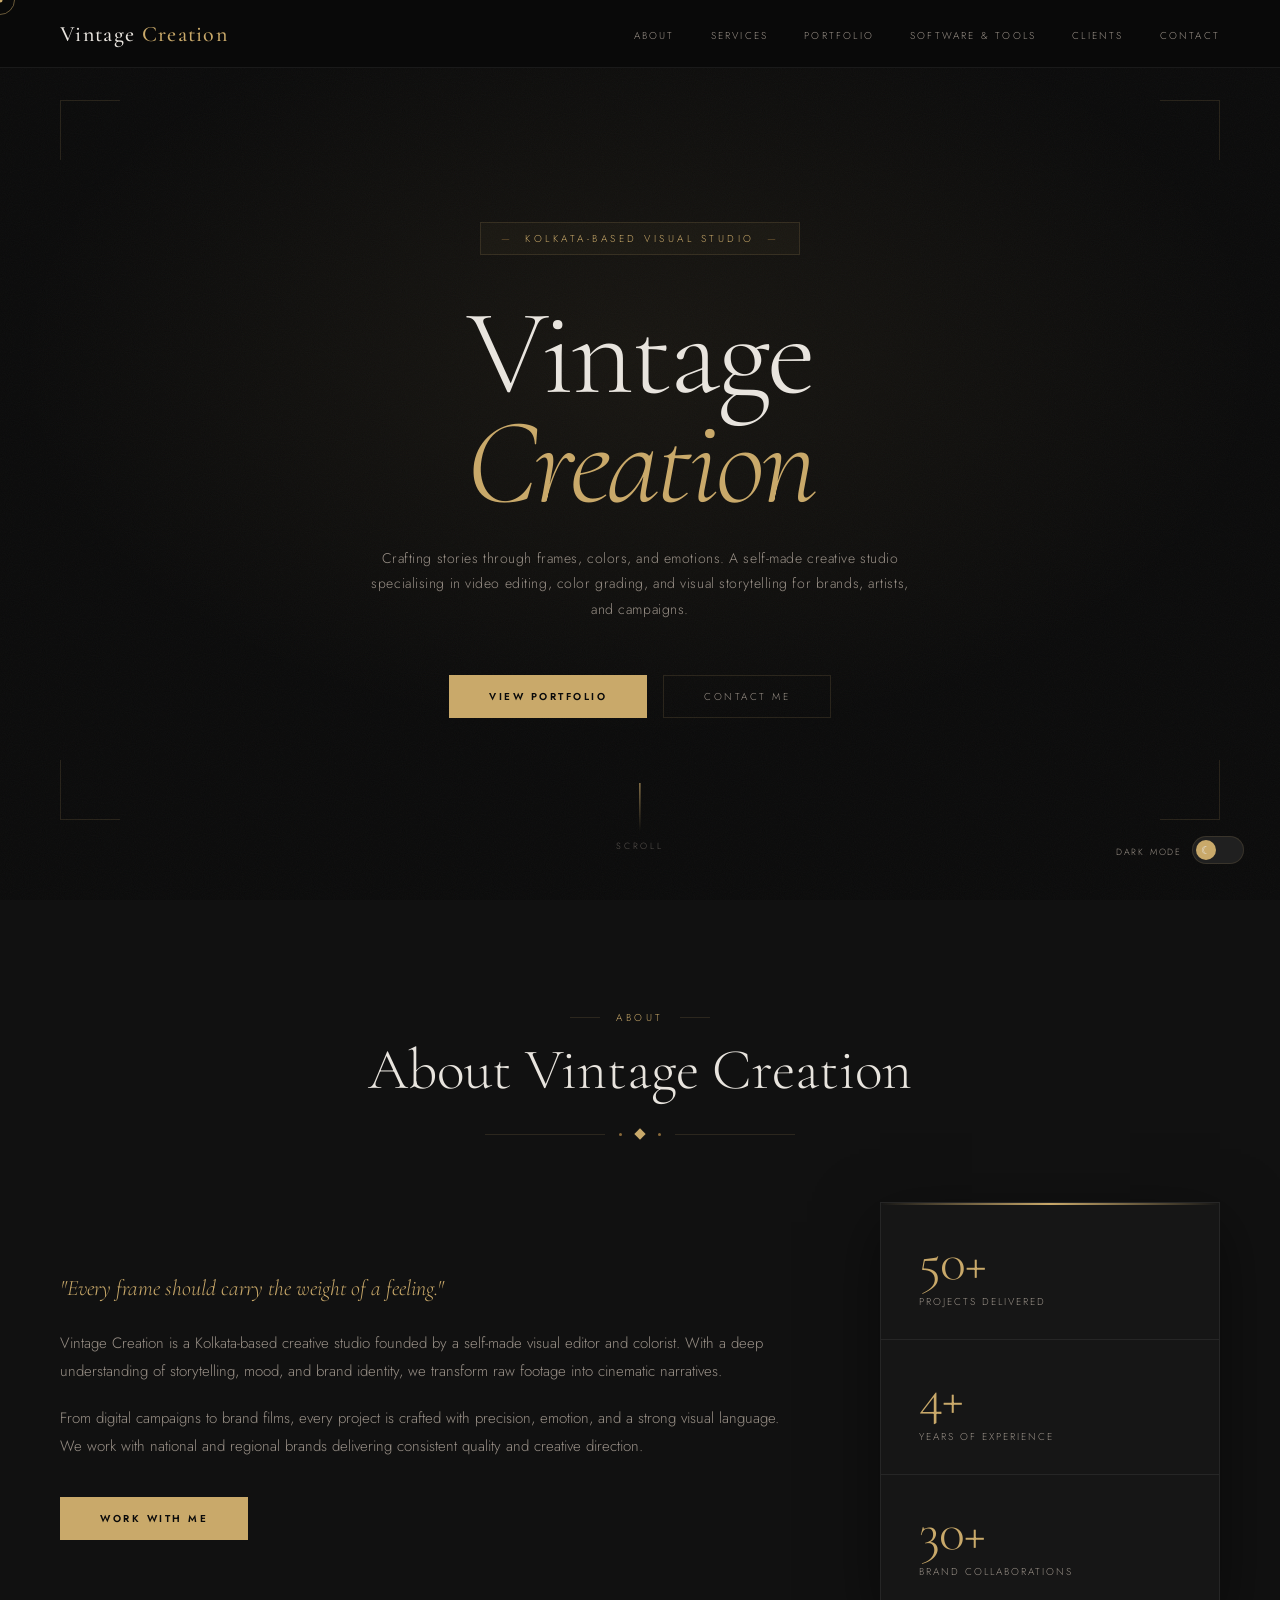
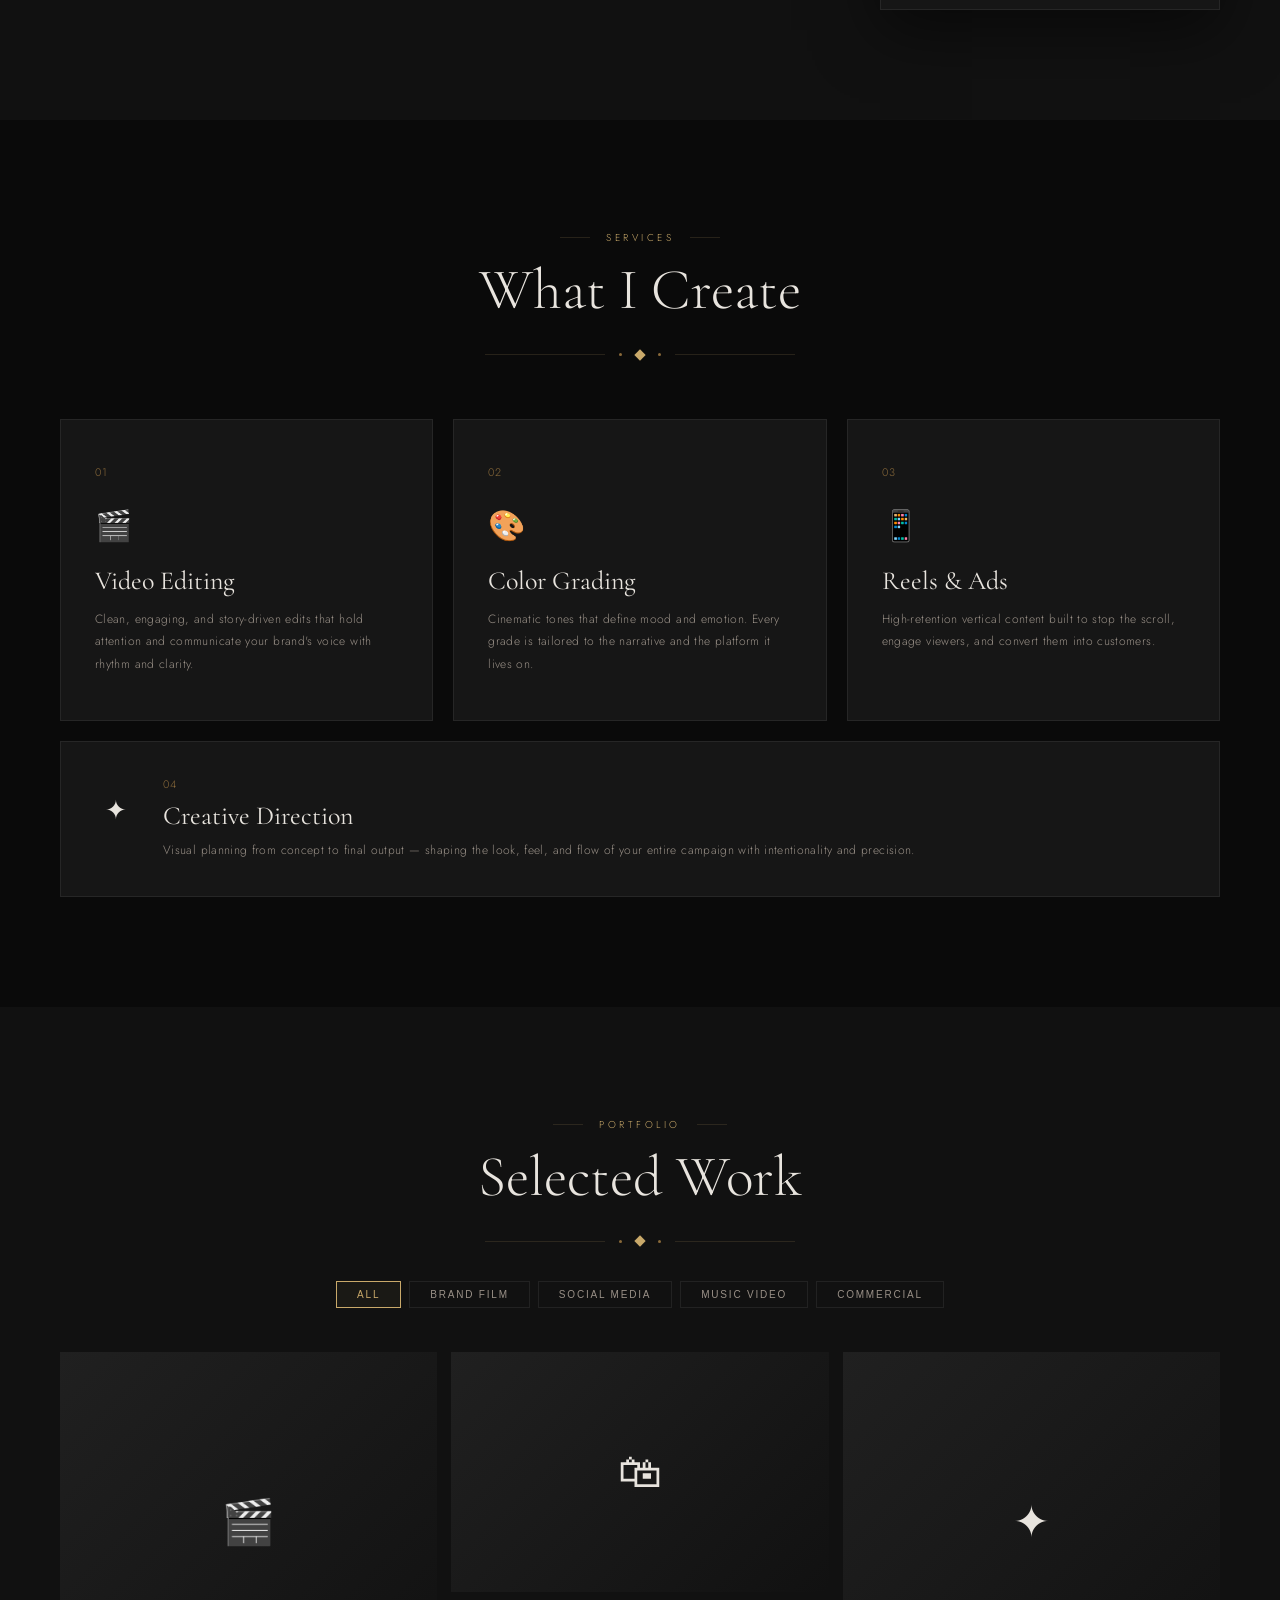
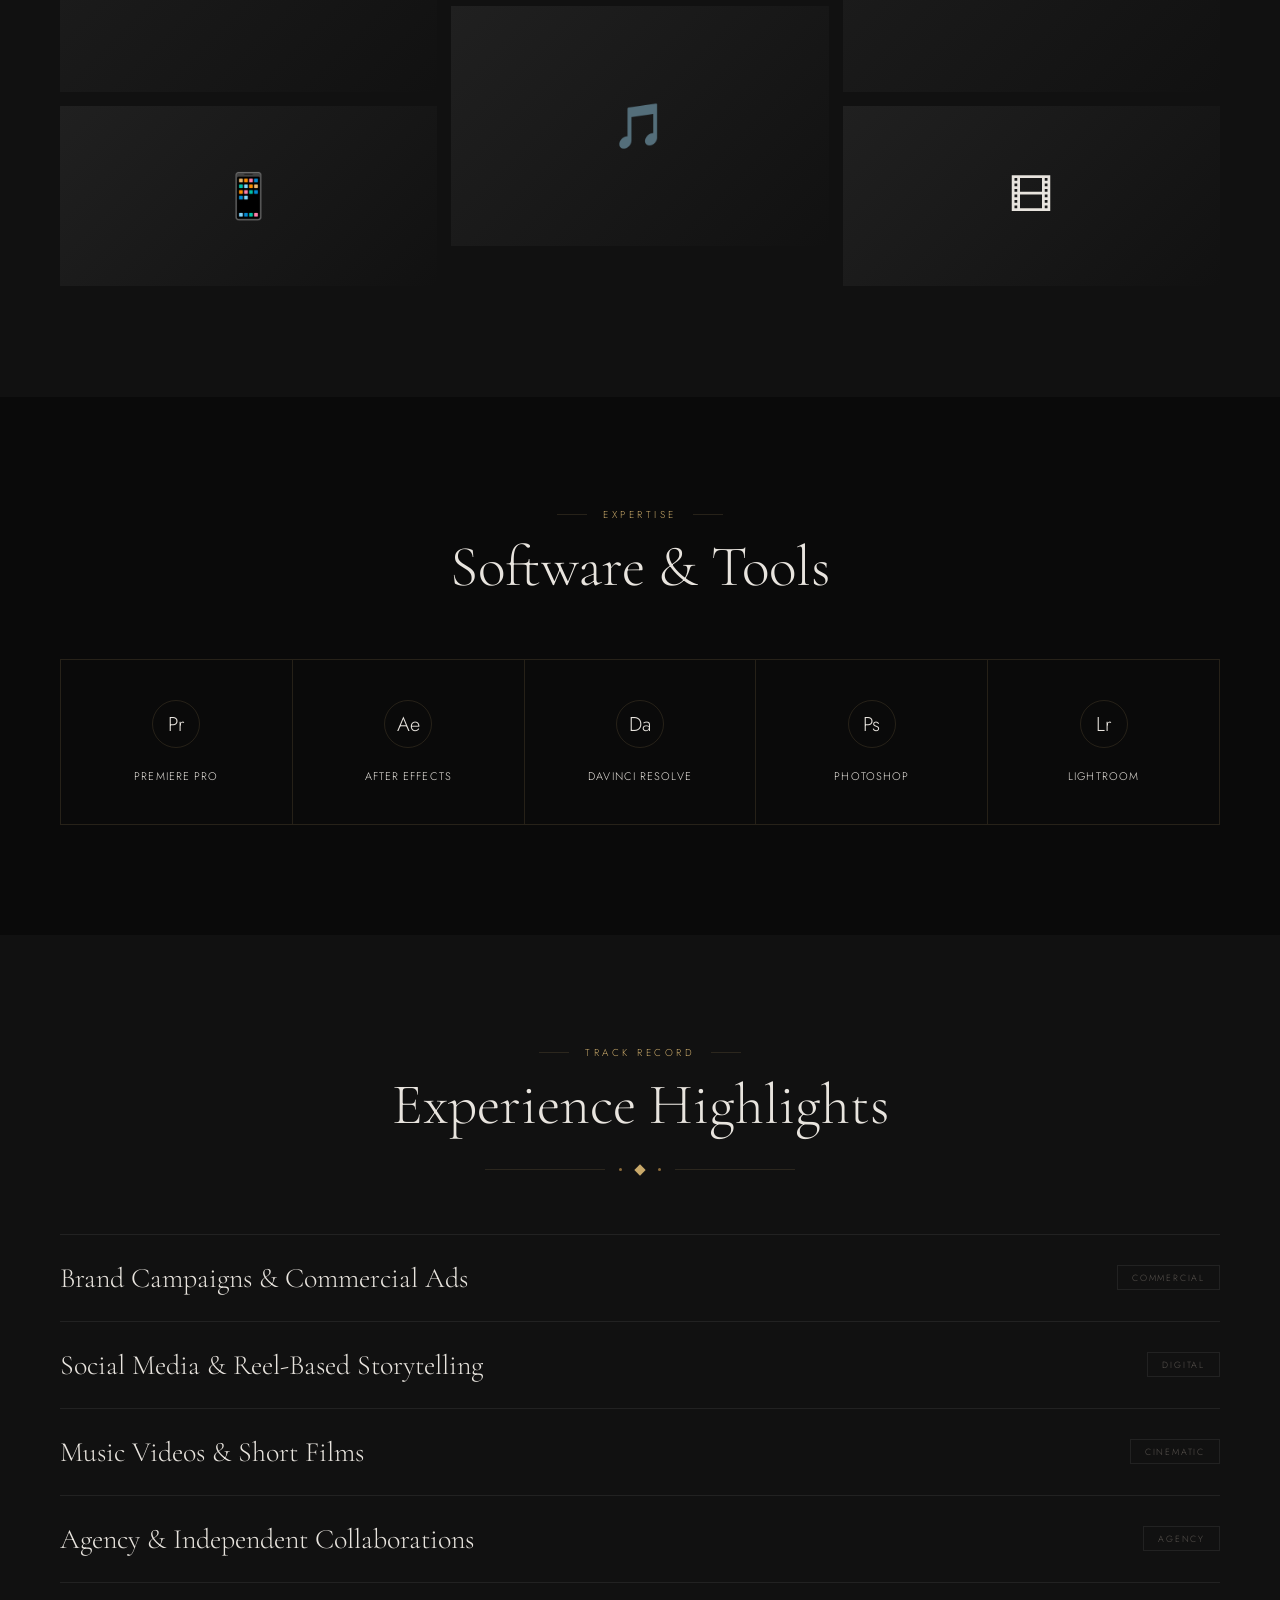
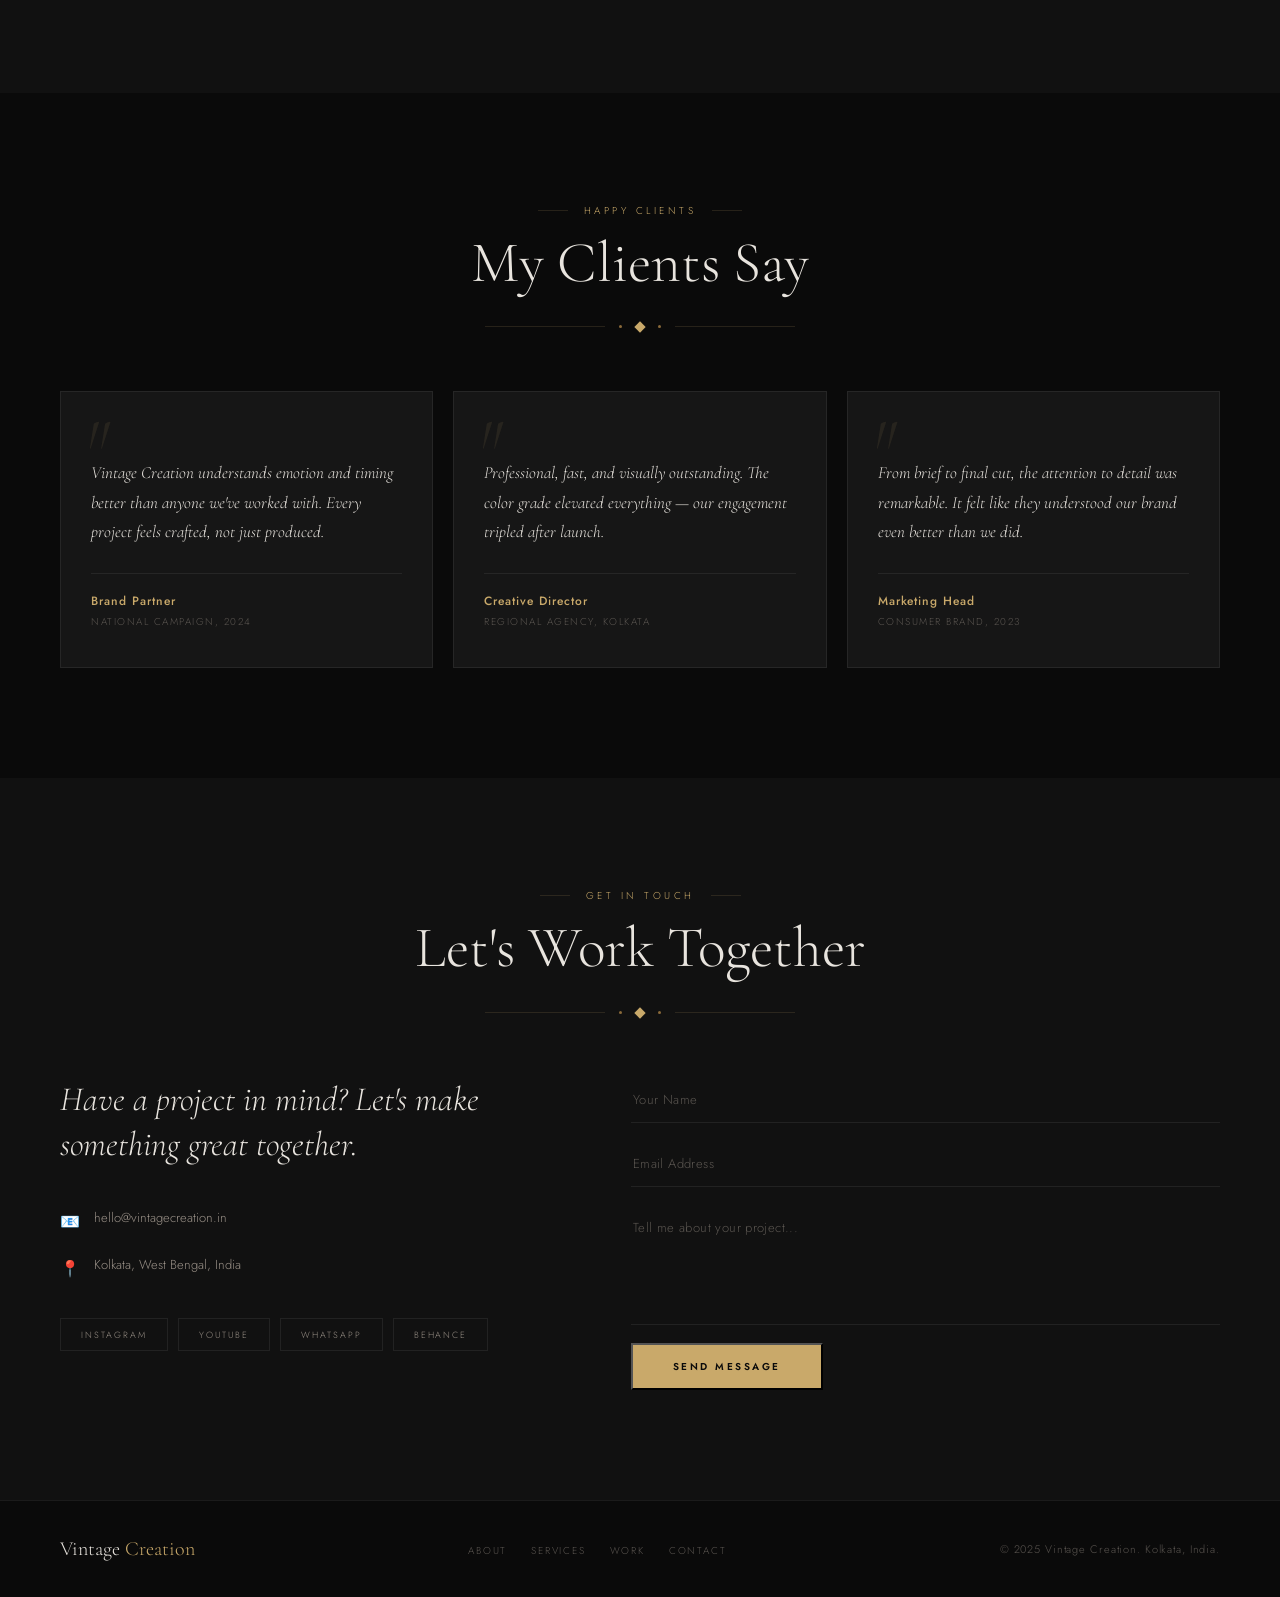
<file: test.html>
<!DOCTYPE html>
<html lang="en" data-theme="dark">
<head>
<meta charset="UTF-8">
<meta name="viewport" content="width=device-width, initial-scale=1.0">
<title>Vintage Creation – Visual Storytelling Studio</title>
<link rel="preconnect" href="https://fonts.googleapis.com">
<link href="https://fonts.googleapis.com/css2?family=Cormorant+Garamond:ital,wght@0,300;0,400;0,500;0,600;1,300;1,400;1,600&family=Jost:wght@200;300;400;500;600&display=swap" rel="stylesheet">
<style>
*, *::before, *::after { box-sizing: border-box; margin: 0; padding: 0; }

/* ── THEME TOKENS ── */
[data-theme="dark"] {
--bg:        #0a0a0a;
--bg2:       #111111;
--surface:   #181818;
--surface2:  #202020;
--border:    rgba(201,169,106,0.15);
--border2:   rgba(255,255,255,0.07);
--gold:      #c9a96a;
--gold-dim:  #8a6a3a;
--text:      #e8e4de;
--text2:     #999087;
--text3:     #5a5550;
--nav-bg:    rgba(10,10,10,0.97);
--card-bg:   #161616;
--shadow:    0 20px 60px rgba(0,0,0,0.5);
}
[data-theme="light"] {
--bg:        #f5f2ed;
--bg2:       #ede9e2;
--surface:   #ffffff;
--surface2:  #f0ece5;
--border:    rgba(160,120,60,0.2);
--border2:   rgba(0,0,0,0.08);
--gold:      #9a6f2e;
--gold-dim:  #c49a50;
--text:      #1a1714;
--text2:     #6b6056;
--text3:     #a09080;
--nav-bg:    rgba(245,242,237,0.97);
--card-bg:   #ffffff;
--shadow:    0 20px 60px rgba(0,0,0,0.1);
}

html { scroll-behavior: smooth; }
body {
background: var(--bg);
color: var(--text);
font-family: 'Jost', sans-serif;
font-weight: 300;
overflow-x: hidden;
cursor: none;
transition: background 0.5s ease, color 0.5s ease;
}

/* CURSOR */
.cursor { position:fixed; top:0; left:0; z-index:9999; pointer-events:none; }
.cursor-dot  { width:5px; height:5px; background:var(--gold); border-radius:50%; position:absolute; transform:translate(-50%,-50%); transition:background .4s; }
.cursor-ring { width:30px; height:30px; border:1px solid rgba(201,169,106,0.5); border-radius:50%; position:absolute; transform:translate(-50%,-50%); transition:width .3s,height .3s,border-color .3s; }

/* THEME TOGGLE */
.toggle-label {
position:fixed; bottom:42px; right:98px; z-index:500;
font-size:9px; letter-spacing:.2em; text-transform:uppercase;
color:var(--text2); transition:color .4s; pointer-events:none;
}
.theme-toggle {
position:fixed; bottom:36px; right:36px; z-index:500;
width:52px; height:28px;
background:var(--surface2); border:1px solid var(--border);
border-radius:14px; cursor:none;
display:flex; align-items:center; padding:3px;
transition:background .4s, border-color .4s;
}
.toggle-thumb {
width:20px; height:20px; border-radius:50%;
background:var(--gold);
display:flex; align-items:center; justify-content:center;
font-size:11px; line-height:1;
transition:transform .35s cubic-bezier(.4,0,.2,1), background .4s;
}
[data-theme="light"] .toggle-thumb { transform:translateX(24px); }

/* NAV */
nav {
position:fixed; top:0; left:0; right:0; z-index:200;
background:var(--nav-bg); backdrop-filter:blur(14px);
border-bottom:1px solid var(--border2);
display:flex; align-items:center; justify-content:space-between;
padding:0 60px; height:68px;
transition:background .5s, border-color .5s;
}
.logo { font-family:'Cormorant Garamond',serif; font-size:22px; font-weight:500; letter-spacing:.06em; color:var(--text); text-decoration:none; transition:color .4s; }
.logo span { color:var(--gold); }
.nav-links { display:flex; gap:36px; list-style:none; }
.nav-links a { font-size:10px; letter-spacing:.22em; text-transform:uppercase; color:var(--text2); text-decoration:none; padding-bottom:4px; border-bottom:1px solid transparent; transition:color .3s,border-color .3s; }
.nav-links a:hover, .nav-links a.active { color:var(--gold); border-color:var(--gold); }

/* HERO */
#hero {
min-height:100vh;
display:flex; align-items:center; justify-content:center; text-align:center;
position:relative; overflow:hidden;
padding:120px 60px 80px;
}
.hero-bg { position:absolute; inset:0; background:radial-gradient(ellipse 70% 60% at 50% 40%,rgba(201,169,106,0.07) 0%,transparent 70%); transition:background .5s; }
[data-theme="light"] .hero-bg { background:radial-gradient(ellipse 70% 60% at 50% 40%,rgba(154,111,46,0.06) 0%,transparent 70%); }
.hero-grain { position:absolute; inset:0; background-image:url("data:image/svg+xml,%3Csvg viewBox='0 0 200 200' xmlns='http://www.w3.org/2000/svg'%3E%3Cfilter id='n'%3E%3CfeTurbulence type='fractalNoise' baseFrequency='0.85' numOctaves='4' stitchTiles='stitch'/%3E%3C/filter%3E%3Crect width='100%25' height='100%25' filter='url(%23n)' opacity='0.05'/%3E%3C/svg%3E"); background-size:180px; pointer-events:none; opacity:.7; }
.hero-corner { position:absolute; width:60px; height:60px; border-color:var(--border); border-style:solid; border-width:0; transition:border-color .4s; }
.hero-corner.tl { top:100px; left:60px; border-top-width:1px; border-left-width:1px; }
.hero-corner.tr { top:100px; right:60px; border-top-width:1px; border-right-width:1px; }
.hero-corner.bl { bottom:80px; left:60px; border-bottom-width:1px; border-left-width:1px; }
.hero-corner.br { bottom:80px; right:60px; border-bottom-width:1px; border-right-width:1px; }
.hero-inner { position:relative; z-index:2; max-width:820px; }
.hero-badge {
display:inline-flex; align-items:center; gap:12px;
font-size:10px; letter-spacing:.35em; text-transform:uppercase; color:var(--gold);
border:1px solid var(--border); padding:8px 20px; margin-bottom:44px;
background:rgba(201,169,106,0.04); transition:border-color .4s;
}
.hero-badge::before, .hero-badge::after { content:'—'; color:var(--gold-dim); }
.hero-title { font-family:'Cormorant Garamond',serif; font-size:clamp(70px,9.5vw,130px); font-weight:300; line-height:.9; letter-spacing:-.025em; margin-bottom:28px; color:var(--text); transition:color .5s; }
.hero-title em { font-style:italic; color:var(--gold); display:block; }
.hero-tagline { font-size:14px; line-height:1.85; color:var(--text2); letter-spacing:.04em; max-width:540px; margin:0 auto 52px; transition:color .4s; }
.hero-cta { display:flex; justify-content:center; gap:16px; flex-wrap:wrap; }
.btn-primary { padding:14px 40px; background:var(--gold); color:#0a0a0a; font-family:'Jost',sans-serif; font-size:10px; font-weight:600; letter-spacing:.25em; text-transform:uppercase; text-decoration:none; cursor:none; display:inline-block; transition:opacity .3s,transform .2s; }
.btn-primary:hover { opacity:.85; transform:translateY(-2px); }
.btn-ghost { padding:13px 40px; border:1px solid var(--border); color:var(--text2); font-size:10px; letter-spacing:.25em; text-transform:uppercase; text-decoration:none; display:inline-block; cursor:none; transition:border-color .3s,color .3s; }
.btn-ghost:hover { border-color:var(--gold); color:var(--gold); }
.hero-scroll { position:absolute; bottom:48px; left:50%; transform:translateX(-50%); display:flex; flex-direction:column; align-items:center; gap:8px; font-size:9px; letter-spacing:.3em; text-transform:uppercase; color:var(--text3); transition:color .4s; }
.scroll-line { width:1px; height:48px; background:linear-gradient(to bottom,var(--gold),transparent); animation:scrollA 2s ease-in-out infinite; }
@keyframes scrollA { 0%,100%{opacity:.4;transform:scaleY(1)} 50%{opacity:1;transform:scaleY(1.15)} }

/* SECTION */
section { padding:110px 60px; }
.section-eyebrow { font-size:10px; letter-spacing:.35em; text-transform:uppercase; color:var(--gold); text-align:center; display:flex; align-items:center; justify-content:center; gap:16px; }
.section-eyebrow::before,.section-eyebrow::after { content:''; display:block; width:30px; height:1px; background:var(--border); }
.section-title { font-family:'Cormorant Garamond',serif; font-size:clamp(36px,4.5vw,58px); font-weight:300; line-height:1.1; color:var(--text); text-align:center; margin-top:14px; transition:color .4s; }
.ornament { display:flex; align-items:center; justify-content:center; gap:14px; margin:28px auto 0; }
.ornament-line { flex:1; max-width:120px; height:1px; background:var(--border); }
.ornament-diamond { width:8px; height:8px; background:var(--gold); transform:rotate(45deg); }
.ornament-dot { width:3px; height:3px; border-radius:50%; background:var(--gold-dim); }

/* ABOUT */
#about { background:var(--bg2); transition:background .5s; }
.about-grid { display:grid; grid-template-columns:1fr 340px; gap:80px; align-items:center; margin-top:64px; }
.about-highlight { font-family:'Cormorant Garamond',serif; font-size:22px; font-weight:300; font-style:italic; color:var(--gold); margin-bottom:24px; line-height:1.45; }
.about-text { font-size:15px; line-height:1.9; color:var(--text2); transition:color .4s; }
.about-text p+p { margin-top:18px; }
.about-btn { margin-top:36px; }
.stats-panel { background:var(--card-bg); border:1px solid var(--border2); overflow:hidden; box-shadow:var(--shadow); transition:background .4s,border-color .4s,box-shadow .4s; }
.stats-panel::before { content:''; display:block; height:2px; background:linear-gradient(to right,transparent,var(--gold),transparent); }
.stat-row { padding:30px 38px; border-bottom:1px solid var(--border2); transition:background .3s,border-color .4s; }
.stat-row:last-child { border-bottom:none; }
.stat-row:hover { background:var(--surface2); }
.stat-num { font-family:'Cormorant Garamond',serif; font-size:54px; font-weight:300; color:var(--gold); line-height:1; letter-spacing:-.02em; }
.stat-label { font-size:10px; letter-spacing:.2em; text-transform:uppercase; color:var(--text2); margin-top:5px; transition:color .4s; }

/* SERVICES */
#services { background:var(--bg); transition:background .5s; }
.services-grid { display:grid; grid-template-columns:repeat(3,1fr); gap:20px; margin-top:60px; }
.service-card { background:var(--card-bg); border:1px solid var(--border2); padding:44px 34px; position:relative; overflow:hidden; transition:background .4s,border-color .3s,transform .3s,box-shadow .3s; }
.service-card::before { content:''; position:absolute; top:0; left:0; right:0; height:2px; background:linear-gradient(to right,transparent,var(--gold-dim),transparent); opacity:0; transition:opacity .4s; }
.service-card:hover { border-color:var(--border); transform:translateY(-4px); box-shadow:var(--shadow); }
.service-card:hover::before { opacity:1; }
.service-num { font-size:11px; color:var(--gold-dim); letter-spacing:.1em; margin-bottom:24px; display:block; }
.service-icon { font-size:30px; margin-bottom:18px; }
.service-name { font-family:'Cormorant Garamond',serif; font-size:26px; font-weight:400; color:var(--text); margin-bottom:12px; transition:color .4s; }
.service-desc { font-size:12px; line-height:1.9; color:var(--text2); letter-spacing:.03em; transition:color .4s; }
.service-card.wide { grid-column:span 3; display:flex; align-items:center; gap:36px; padding:34px 44px; }
.service-card.wide .service-body { flex:1; }
.service-card.wide .service-name { margin-bottom:8px; }
.service-card.wide .service-num { margin-bottom:8px; }

/* PORTFOLIO */
#portfolio { background:var(--bg2); transition:background .5s; }
.portfolio-filter { display:flex; justify-content:center; gap:8px; margin:36px 0 44px; flex-wrap:wrap; }
.filter-btn { padding:7px 20px; font-size:10px; letter-spacing:.18em; text-transform:uppercase; border:1px solid var(--border2); color:var(--text2); background:transparent; cursor:none; transition:all .3s; }
.filter-btn:hover,.filter-btn.active { border-color:var(--gold); color:var(--gold); background:rgba(201,169,106,0.05); }
.portfolio-grid { columns:3; column-gap:14px; }
.portfolio-item { break-inside:avoid; margin-bottom:14px; position:relative; overflow:hidden; background:var(--surface); cursor:none; }
.portfolio-thumb { display:flex; align-items:center; justify-content:center; background:var(--surface2); transition:transform .55s ease; position:relative; }
.portfolio-thumb::before { content:''; position:absolute; inset:0; background:linear-gradient(135deg,var(--surface2),var(--bg2)); }
.portfolio-thumb span { position:relative; z-index:1; font-size:44px; }
.ph-tall  { height:340px; }
.ph-med   { height:240px; }
.ph-short { height:180px; }
.portfolio-overlay { position:absolute; inset:0; background:rgba(8,6,4,0.88); display:flex; flex-direction:column; justify-content:flex-end; padding:28px; opacity:0; transition:opacity .4s; }
[data-theme="light"] .portfolio-overlay { background:rgba(10,7,4,0.83); }
.portfolio-item:hover .portfolio-overlay { opacity:1; }
.portfolio-item:hover .portfolio-thumb { transform:scale(1.06); }
.p-cat { font-size:9px; letter-spacing:.25em; text-transform:uppercase; color:var(--gold); margin-bottom:8px; }
.p-title { font-family:'Cormorant Garamond',serif; font-size:22px; color:#f0ece6; }
.p-arrow { position:absolute; top:20px; right:20px; width:34px; height:34px; border:1px solid var(--gold); display:flex; align-items:center; justify-content:center; color:var(--gold); font-size:15px; }

  /* Tools */
  #tools { background: var(--charcoal); }
  .tools-grid {
    display: flex; gap: 0;
    margin-top: 60px;
    border: 1px solid var(--border);
    overflow: hidden;
  }
  .tool-item {
    flex: 1;
    padding: 40px 24px;
    border-right: 1px solid var(--border);
    text-align: center;
    transition: background 0.3s;
    position: relative;
  }
  .tool-item:last-child { border-right: none; }
  .tool-item:hover { background: rgba(201,169,106,0.04); }
  .tool-icon {
    width: 48px; height: 48px;
    margin: 0 auto 20px;
    border: 1px solid var(--border);
    border-radius: 50%;
    display: flex; align-items: center; justify-content: center;
    font-size: 20px;
    transition: border-color 0.3s;
  }
  .tool-item:hover .tool-icon { border-color: var(--gold-dim); }
  .tool-name {
    font-size: 11px;
    letter-spacing: 0.1em;
    color: var(--muted);
    text-transform: uppercase;
  }

/* SKILLS */
#skills { background:var(--bg); transition:background .5s; }
.skills-layout { display:grid; grid-template-columns:1fr 1fr; gap:80px; margin-top:60px; align-items:start; }
.skill-item { margin-bottom:30px; }
.skill-header { display:flex; justify-content:space-between; margin-bottom:10px; }
.skill-name { font-size:11px; letter-spacing:.15em; text-transform:uppercase; color:var(--text2); transition:color .4s; }
.skill-pct { font-family:'Cormorant Garamond',serif; font-size:18px; color:var(--gold); }
.skill-track { height:1px; background:var(--border2); position:relative; }
.skill-fill { height:100%; background:linear-gradient(to right,var(--gold-dim),var(--gold)); width:0; transition:width 1.4s cubic-bezier(.4,0,.2,1); }
.tools-title { font-size:10px; letter-spacing:.3em; text-transform:uppercase; color:var(--text3); margin-bottom:24px; transition:color .4s; }
.tool-chips { display:flex; flex-wrap:wrap; gap:10px; }
.tool-chip { padding:10px 20px; border:1px solid var(--border2); background:var(--card-bg); font-size:11px; letter-spacing:.1em; color:var(--text2); transition:border-color .3s,color .3s,background .4s; }
.tool-chip:hover { border-color:var(--gold); color:var(--gold); }

/* EXPERIENCE */
#experience { background:var(--bg2); transition:background .5s; }
.exp-list { margin-top:60px; }
.exp-item { display:grid; grid-template-columns:1fr auto; align-items:center; padding:26px 0; border-bottom:1px solid var(--border2); cursor:none; transition:padding-left .35s,border-color .4s; gap:20px; }
.exp-item:first-child { border-top:1px solid var(--border2); }
.exp-item:hover { padding-left:18px; }
.exp-name { font-family:'Cormorant Garamond',serif; font-size:28px; font-weight:300; color:var(--text); transition:color .3s; }
.exp-item:hover .exp-name { color:var(--gold); }
.exp-tag { font-size:9px; letter-spacing:.2em; text-transform:uppercase; border:1px solid var(--border2); color:var(--text3); padding:5px 14px; white-space:nowrap; transition:all .3s; }
.exp-item:hover .exp-tag { border-color:var(--border); color:var(--text2); }

/* TESTIMONIALS */
#testimonials { background:var(--bg); transition:background .5s; }
.testi-cards { display:grid; grid-template-columns:repeat(3,1fr); gap:20px; margin-top:60px; }
.testi-card { background:var(--card-bg); border:1px solid var(--border2); padding:38px 30px; position:relative; transition:background .4s,border-color .3s,transform .3s,box-shadow .3s; }
.testi-card:hover { transform:translateY(-4px); border-color:var(--border); box-shadow:var(--shadow); }
.testi-quote-icon { font-family:'Cormorant Garamond',serif; font-size:80px; line-height:1; color:rgba(201,169,106,0.1); position:absolute; top:16px; left:22px; font-style:italic; pointer-events:none; }
.testi-text { font-family:'Cormorant Garamond',serif; font-size:17px; font-style:italic; line-height:1.75; color:var(--text); margin-top:28px; transition:color .4s; }
.testi-author { margin-top:26px; padding-top:18px; border-top:1px solid var(--border2); transition:border-color .4s; }
.testi-name { font-size:12px; font-weight:500; color:var(--gold); letter-spacing:.08em; }
.testi-role { font-size:10px; letter-spacing:.15em; text-transform:uppercase; color:var(--text3); margin-top:4px; transition:color .4s; }

/* CONTACT */
#contact { background:var(--bg2); transition:background .5s; }
.contact-grid { display:grid; grid-template-columns:1fr 1.2fr; gap:80px; margin-top:60px; }
.contact-tagline { font-family:'Cormorant Garamond',serif; font-size:34px; font-weight:300; font-style:italic; color:var(--text); line-height:1.35; margin-bottom:40px; transition:color .4s; }
.contact-detail { display:flex; align-items:flex-start; gap:14px; margin-bottom:22px; }
.contact-icon { font-size:16px; margin-top:2px; }
.contact-val { font-size:13px; color:var(--text2); line-height:1.6; transition:color .4s; }
.contact-val a { color:var(--text2); text-decoration:none; transition:color .3s; }
.contact-val a:hover { color:var(--gold); }
.social-row { display:flex; gap:10px; margin-top:38px; flex-wrap:wrap; }
.social-btn { padding:9px 20px; border:1px solid var(--border2); font-size:9px; letter-spacing:.22em; text-transform:uppercase; color:var(--text2); text-decoration:none; transition:all .3s; }
.social-btn:hover { border-color:var(--gold); color:var(--gold); }
.contact-form { display:flex; flex-direction:column; gap:18px; }
.contact-form input,.contact-form textarea { width:100%; background:transparent; border:none; border-bottom:1px solid var(--border2); padding:13px 2px; color:var(--text); font-family:'Jost',sans-serif; font-size:13px; font-weight:300; letter-spacing:.03em; outline:none; transition:border-color .3s,color .4s; }
.contact-form input:focus,.contact-form textarea:focus { border-color:var(--gold); }
.contact-form textarea { height:120px; resize:none; }
::placeholder { color:var(--text3); }

/* FOOTER */
footer { background:var(--bg); border-top:1px solid var(--border2); padding:36px 60px; display:flex; justify-content:space-between; align-items:center; transition:background .5s,border-color .5s; }
.footer-logo { font-family:'Cormorant Garamond',serif; font-size:20px; color:var(--text); transition:color .4s; }
.footer-logo span { color:var(--gold); }
.footer-nav { display:flex; gap:24px; list-style:none; }
.footer-nav a { font-size:10px; letter-spacing:.18em; text-transform:uppercase; color:var(--text3); text-decoration:none; transition:color .3s; }
.footer-nav a:hover { color:var(--gold); }
.footer-copy { font-size:11px; letter-spacing:.08em; color:var(--text3); transition:color .4s; }

/* REVEAL */
.reveal { opacity:0; transform:translateY(26px); transition:opacity .8s ease,transform .8s ease; }
.reveal.visible { opacity:1; transform:translateY(0); }
.d1 { transition-delay:.12s; }
.d2 { transition-delay:.24s; }
.d3 { transition-delay:.36s; }
.d4 { transition-delay:.48s; }

/* RESPONSIVE */
@media(max-width:960px){
nav { padding:0 24px; }
.nav-links { display:none; }
section { padding:80px 24px; }
#hero { padding:120px 24px 80px; }
.hero-corner { display:none; }
.about-grid,.skills-layout,.contact-grid { grid-template-columns:1fr; gap:48px; }
.services-grid { grid-template-columns:1fr 1fr; }
.service-card.wide { grid-column:span 2; flex-direction:column; gap:14px; }
.portfolio-grid { columns:2; }
.testi-cards { grid-template-columns:1fr; }
.exp-name { font-size:22px; }
footer { flex-direction:column; gap:14px; text-align:center; padding:28px 24px; }
.footer-nav { display:none; }
.toggle-label { display:none; }
.theme-toggle { bottom:20px; right:20px; }
}
@media(max-width:540px){
.services-grid { grid-template-columns:1fr; }
.service-card.wide { grid-column:span 1; }
.portfolio-grid { columns:1; }
.hero-title { font-size:clamp(56px,14vw,90px); }
}
</style>
</head>
<body>

<div class="cursor" id="cursor">
<div class="cursor-ring" id="cursorRing"></div>
<div class="cursor-dot"  id="cursorDot"></div>
</div>

<div class="toggle-label" id="toggleLabel">Dark Mode</div>
<div class="theme-toggle" id="themeToggle" title="Toggle light / dark">
<div class="toggle-thumb" id="toggleThumb">☾</div>
</div>

<!-- NAV -->
<nav>
<a href="#hero" class="logo">Vintage <span>Creation</span></a>
<ul class="nav-links">
  <li><a href="#about">About</a></li>
  <li><a href="#services">Services</a></li>
  <li><a href="#portfolio">Portfolio</a></li>
  <li><a href="#skills">Software & Tools</a></li>
  <li><a href="#testimonials">Clients</a></li>
  <li><a href="#contact">Contact</a></li>
</ul>
</nav>

<!-- HERO -->
<section id="hero">
<div class="hero-bg"></div>
<div class="hero-grain"></div>
<div class="hero-corner tl"></div><div class="hero-corner tr"></div>
<div class="hero-corner bl"></div><div class="hero-corner br"></div>
<div class="hero-inner">
  <div class="hero-badge">Kolkata-based Visual Studio</div>
  <h1 class="hero-title">Vintage<em>Creation</em></h1>
  <p class="hero-tagline">Crafting stories through frames, colors, and emotions. A self-made creative studio specialising in video editing, color grading, and visual storytelling for brands, artists, and campaigns.</p>
  <div class="hero-cta">
    <a href="#portfolio" class="btn-primary">View Portfolio</a>
    <a href="#contact"   class="btn-ghost">Contact Me</a>
  </div>
</div>
<div class="hero-scroll"><div class="scroll-line"></div><span>Scroll</span></div>
</section>

<!-- ABOUT -->
<section id="about">
<div class="section-eyebrow reveal">About</div>
<h2 class="section-title reveal d1">About Vintage Creation</h2>
<div class="ornament reveal d2">
  <div class="ornament-line"></div><div class="ornament-dot"></div>
  <div class="ornament-diamond"></div><div class="ornament-dot"></div>
  <div class="ornament-line"></div>
</div>
<div class="about-grid">
  <div class="reveal d1">
    <p class="about-highlight">"Every frame should carry the weight of a feeling."</p>
    <div class="about-text">
      <p>Vintage Creation is a Kolkata-based creative studio founded by a self-made visual editor and colorist. With a deep understanding of storytelling, mood, and brand identity, we transform raw footage into cinematic narratives.</p>
      <p>From digital campaigns to brand films, every project is crafted with precision, emotion, and a strong visual language. We work with national and regional brands delivering consistent quality and creative direction.</p>
    </div>
    <div class="about-btn"><a href="#contact" class="btn-primary">Work With Me</a></div>
  </div>
  <div class="stats-panel reveal d2">
    <div class="stat-row"><div class="stat-num">50+</div><div class="stat-label">Projects Delivered</div></div>
    <div class="stat-row"><div class="stat-num">4+</div><div class="stat-label">Years of Experience</div></div>
    <div class="stat-row"><div class="stat-num">30+</div><div class="stat-label">Brand Collaborations</div></div>
  </div>
</div>
</section>

<!-- SERVICES -->
<section id="services">
<div class="section-eyebrow reveal">Services</div>
<h2 class="section-title reveal d1">What I Create</h2>
<div class="ornament reveal d2">
  <div class="ornament-line"></div><div class="ornament-dot"></div>
  <div class="ornament-diamond"></div><div class="ornament-dot"></div>
  <div class="ornament-line"></div>
</div>
<div class="services-grid">
  <div class="service-card reveal">
    <span class="service-num">01</span><div class="service-icon">🎬</div>
    <div class="service-name">Video Editing</div>
    <p class="service-desc">Clean, engaging, and story-driven edits that hold attention and communicate your brand's voice with rhythm and clarity.</p>
  </div>
  <div class="service-card reveal d1">
    <span class="service-num">02</span><div class="service-icon">🎨</div>
    <div class="service-name">Color Grading</div>
    <p class="service-desc">Cinematic tones that define mood and emotion. Every grade is tailored to the narrative and the platform it lives on.</p>
  </div>
  <div class="service-card reveal d2">
    <span class="service-num">03</span><div class="service-icon">📱</div>
    <div class="service-name">Reels & Ads</div>
    <p class="service-desc">High-retention vertical content built to stop the scroll, engage viewers, and convert them into customers.</p>
  </div>
  <div class="service-card wide reveal d1">
    <div class="service-icon" style="font-size:26px;flex-shrink:0">✦</div>
    <div class="service-body">
      <span class="service-num">04</span>
      <div class="service-name">Creative Direction</div>
      <p class="service-desc">Visual planning from concept to final output — shaping the look, feel, and flow of your entire campaign with intentionality and precision.</p>
    </div>
  </div>
</div>
</section>

<!-- PORTFOLIO -->
<section id="portfolio">
<div class="section-eyebrow reveal">Portfolio</div>
<h2 class="section-title reveal d1">Selected Work</h2>
<div class="ornament reveal d2">
  <div class="ornament-line"></div><div class="ornament-dot"></div>
  <div class="ornament-diamond"></div><div class="ornament-dot"></div>
  <div class="ornament-line"></div>
</div>
<div class="portfolio-filter reveal d2">
  <button class="filter-btn active">All</button>
  <button class="filter-btn">Brand Film</button>
  <button class="filter-btn">Social Media</button>
  <button class="filter-btn">Music Video</button>
  <button class="filter-btn">Commercial</button>
</div>
<div class="portfolio-grid reveal">
  <div class="portfolio-item">
    <div class="portfolio-thumb ph-tall"><span>🎬</span></div>
    <div class="portfolio-overlay"><div class="p-cat">Brand Film</div><div class="p-title">Campaign Visuals</div><div class="p-arrow">↗</div></div>
  </div>
  <div class="portfolio-item">
    <div class="portfolio-thumb ph-short"><span>📱</span></div>
    <div class="portfolio-overlay"><div class="p-cat">Social Media</div><div class="p-title">Instagram Reels</div><div class="p-arrow">↗</div></div>
  </div>
  <div class="portfolio-item">
    <div class="portfolio-thumb ph-med"><span>🛍</span></div>
    <div class="portfolio-overlay"><div class="p-cat">Commercial</div><div class="p-title">Product & Lifestyle</div><div class="p-arrow">↗</div></div>
  </div>
  <div class="portfolio-item">
    <div class="portfolio-thumb ph-med"><span>🎵</span></div>
    <div class="portfolio-overlay"><div class="p-cat">Music Video</div><div class="p-title">Cinematic Grading</div><div class="p-arrow">↗</div></div>
  </div>
  <div class="portfolio-item">
    <div class="portfolio-thumb ph-tall"><span>✦</span></div>
    <div class="portfolio-overlay"><div class="p-cat">Agency</div><div class="p-title">Creative Collaboration</div><div class="p-arrow">↗</div></div>
  </div>
  <div class="portfolio-item">
    <div class="portfolio-thumb ph-short"><span>🎞</span></div>
    <div class="portfolio-overlay"><div class="p-cat">Short Film</div><div class="p-title">Documentary Edit</div><div class="p-arrow">↗</div></div>
  </div>
</div>
</section>

<!-- SKILLS -->
<section id="skills">
<div class="section-eyebrow reveal">Expertise</div>
<h2 class="section-title reveal d1">Software & Tools</h2>
<div class="tools-grid reveal reveal-delay-2">
    <div class="tool-item">
      <div class="tool-icon">Pr</div>
      <div class="tool-name">Premiere Pro</div>
    </div>
    <div class="tool-item">
      <div class="tool-icon">Ae</div>
      <div class="tool-name">After Effects</div>
    </div>
    <div class="tool-item">
      <div class="tool-icon">Da</div>
      <div class="tool-name">DaVinci Resolve</div>
    </div>
    <div class="tool-item">
      <div class="tool-icon">Ps</div>
      <div class="tool-name">Photoshop</div>
    </div>
    <div class="tool-item">
      <div class="tool-icon">Lr</div>
      <div class="tool-name">Lightroom</div>
    </div>
  </div>
</section>

<!-- EXPERIENCE -->
<section id="experience">
<div class="section-eyebrow reveal">Track Record</div>
<h2 class="section-title reveal d1">Experience Highlights</h2>
<div class="ornament reveal d2">
  <div class="ornament-line"></div><div class="ornament-dot"></div>
  <div class="ornament-diamond"></div><div class="ornament-dot"></div>
  <div class="ornament-line"></div>
</div>
<div class="exp-list">
  <div class="exp-item reveal"><div class="exp-name">Brand Campaigns & Commercial Ads</div><div class="exp-tag">Commercial</div></div>
  <div class="exp-item reveal d1"><div class="exp-name">Social Media & Reel-Based Storytelling</div><div class="exp-tag">Digital</div></div>
  <div class="exp-item reveal d2"><div class="exp-name">Music Videos & Short Films</div><div class="exp-tag">Cinematic</div></div>
  <div class="exp-item reveal d3"><div class="exp-name">Agency & Independent Collaborations</div><div class="exp-tag">Agency</div></div>
</div>
</section>

<!-- TESTIMONIALS -->
<section id="testimonials">
<div class="section-eyebrow reveal">Happy Clients</div>
<h2 class="section-title reveal d1">My Clients Say</h2>
<div class="ornament reveal d2">
  <div class="ornament-line"></div><div class="ornament-dot"></div>
  <div class="ornament-diamond"></div><div class="ornament-dot"></div>
  <div class="ornament-line"></div>
</div>
<div class="testi-cards">
  <div class="testi-card reveal">
    <div class="testi-quote-icon">"</div>
    <div class="testi-text">Vintage Creation understands emotion and timing better than anyone we've worked with. Every project feels crafted, not just produced.</div>
    <div class="testi-author"><div class="testi-name">Brand Partner</div><div class="testi-role">National Campaign, 2024</div></div>
  </div>
  <div class="testi-card reveal d1">
    <div class="testi-quote-icon">"</div>
    <div class="testi-text">Professional, fast, and visually outstanding. The color grade elevated everything — our engagement tripled after launch.</div>
    <div class="testi-author"><div class="testi-name">Creative Director</div><div class="testi-role">Regional Agency, Kolkata</div></div>
  </div>
  <div class="testi-card reveal d2">
    <div class="testi-quote-icon">"</div>
    <div class="testi-text">From brief to final cut, the attention to detail was remarkable. It felt like they understood our brand even better than we did.</div>
    <div class="testi-author"><div class="testi-name">Marketing Head</div><div class="testi-role">Consumer Brand, 2023</div></div>
  </div>
</div>
</section>

<!-- CONTACT -->
<section id="contact">
<div class="section-eyebrow reveal">Get In Touch</div>
<h2 class="section-title reveal d1">Let's Work Together</h2>
<div class="ornament reveal d2">
  <div class="ornament-line"></div><div class="ornament-dot"></div>
  <div class="ornament-diamond"></div><div class="ornament-dot"></div>
  <div class="ornament-line"></div>
</div>
<div class="contact-grid">
  <div class="reveal d1">
    <p class="contact-tagline">Have a project in mind? Let's make something great together.</p>
    <div class="contact-detail"><span class="contact-icon">📧</span><div class="contact-val"><a href="mailto:hello@vintagecreation.in">hello@vintagecreation.in</a></div></div>
    <div class="contact-detail"><span class="contact-icon">📍</span><div class="contact-val">Kolkata, West Bengal, India</div></div>
    <div class="social-row">
      <a href="#" class="social-btn">Instagram</a>
      <a href="#" class="social-btn">YouTube</a>
      <a href="#" class="social-btn">WhatsApp</a>
      <a href="#" class="social-btn">Behance</a>
    </div>
  </div>
  <div class="reveal d2">
    <form class="contact-form" onsubmit="return false">
      <input type="text"  placeholder="Your Name">
      <input type="email" placeholder="Email Address">
      <textarea           placeholder="Tell me about your project..."></textarea>
      <div><button type="submit" class="btn-primary">Send Message</button></div>
    </form>
  </div>
</div>
</section>

<!-- FOOTER -->
<footer>
<div class="footer-logo">Vintage <span>Creation</span></div>
<ul class="footer-nav">
  <li><a href="#about">About</a></li>
  <li><a href="#services">Services</a></li>
  <li><a href="#portfolio">Work</a></li>
  <li><a href="#contact">Contact</a></li>
</ul>
<div class="footer-copy">© 2025 Vintage Creation. Kolkata, India.</div>
</footer>

<script>
/* CURSOR */
const cRing=document.getElementById('cursorRing'),cDot=document.getElementById('cursorDot');
let mx=0,my=0,rx=0,ry=0;
document.addEventListener('mousemove',e=>{mx=e.clientX;my=e.clientY;cDot.style.left=mx+'px';cDot.style.top=my+'px';});
(function af(){rx+=(mx-rx)*.1;ry+=(my-ry)*.1;cRing.style.left=rx+'px';cRing.style.top=ry+'px';requestAnimationFrame(af);})();
document.querySelectorAll('a,button,.portfolio-item,.exp-item,.service-card,.testi-card,.theme-toggle').forEach(el=>{
el.addEventListener('mouseenter',()=>{cRing.style.width='44px';cRing.style.height='44px';cRing.style.borderColor='var(--gold)';});
el.addEventListener('mouseleave',()=>{cRing.style.width='30px';cRing.style.height='30px';cRing.style.borderColor='rgba(201,169,106,0.5)';});
});

/* THEME TOGGLE */
const html=document.documentElement;
const toggleBtn=document.getElementById('themeToggle');
const toggleThumb=document.getElementById('toggleThumb');
const toggleLabel=document.getElementById('toggleLabel');
let dark=true;
function applyTheme(d){
dark=d;
html.setAttribute('data-theme',d?'dark':'light');
toggleThumb.textContent=d?'☾':'☀';
toggleLabel.textContent=d?'Dark Mode':'Light Mode';
try{localStorage.setItem('vc-theme',d?'dark':'light');}catch(e){}
}
try{const s=localStorage.getItem('vc-theme');if(s)applyTheme(s==='dark');}catch(e){}
toggleBtn.addEventListener('click',()=>applyTheme(!dark));

/* SCROLL REVEAL */
const obs=new IntersectionObserver(entries=>{entries.forEach(e=>{if(e.isIntersecting){e.target.classList.add('visible');obs.unobserve(e.target);}});},{threshold:.08});
document.querySelectorAll('.reveal').forEach(r=>obs.observe(r));

/* SKILL BARS */
const skillObs=new IntersectionObserver(entries=>{
entries.forEach(entry=>{
  if(entry.isIntersecting){
    entry.target.querySelectorAll('.skill-item').forEach(item=>{
      item.querySelector('.skill-fill').style.width=item.dataset.pct+'%';
    });
    skillObs.unobserve(entry.target);
  }
});
},{threshold:.3});
const sl=document.querySelector('.skills-list');
if(sl)skillObs.observe(sl);

/* PORTFOLIO FILTER */
document.querySelectorAll('.filter-btn').forEach(btn=>{
btn.addEventListener('click',()=>{
  document.querySelectorAll('.filter-btn').forEach(b=>b.classList.remove('active'));
  btn.classList.add('active');
  document.querySelectorAll('.portfolio-item').forEach(item=>{
    item.style.transition='opacity .35s';
    item.style.opacity='.3';
    setTimeout(()=>item.style.opacity='1',200);
  });
});
});

/* NAV ACTIVE */
const secs=document.querySelectorAll('section[id]');
const navAs=document.querySelectorAll('.nav-links a');
window.addEventListener('scroll',()=>{
let cur='';
secs.forEach(s=>{if(window.scrollY>=s.offsetTop-100)cur=s.id;});
navAs.forEach(a=>{
  const active=a.getAttribute('href')==='#'+cur;
  a.style.color=active?'var(--gold)':'';
  a.style.borderColor=active?'var(--gold)':'transparent';
});
},{passive:true});
</script>
</body>
</html>
</file>
